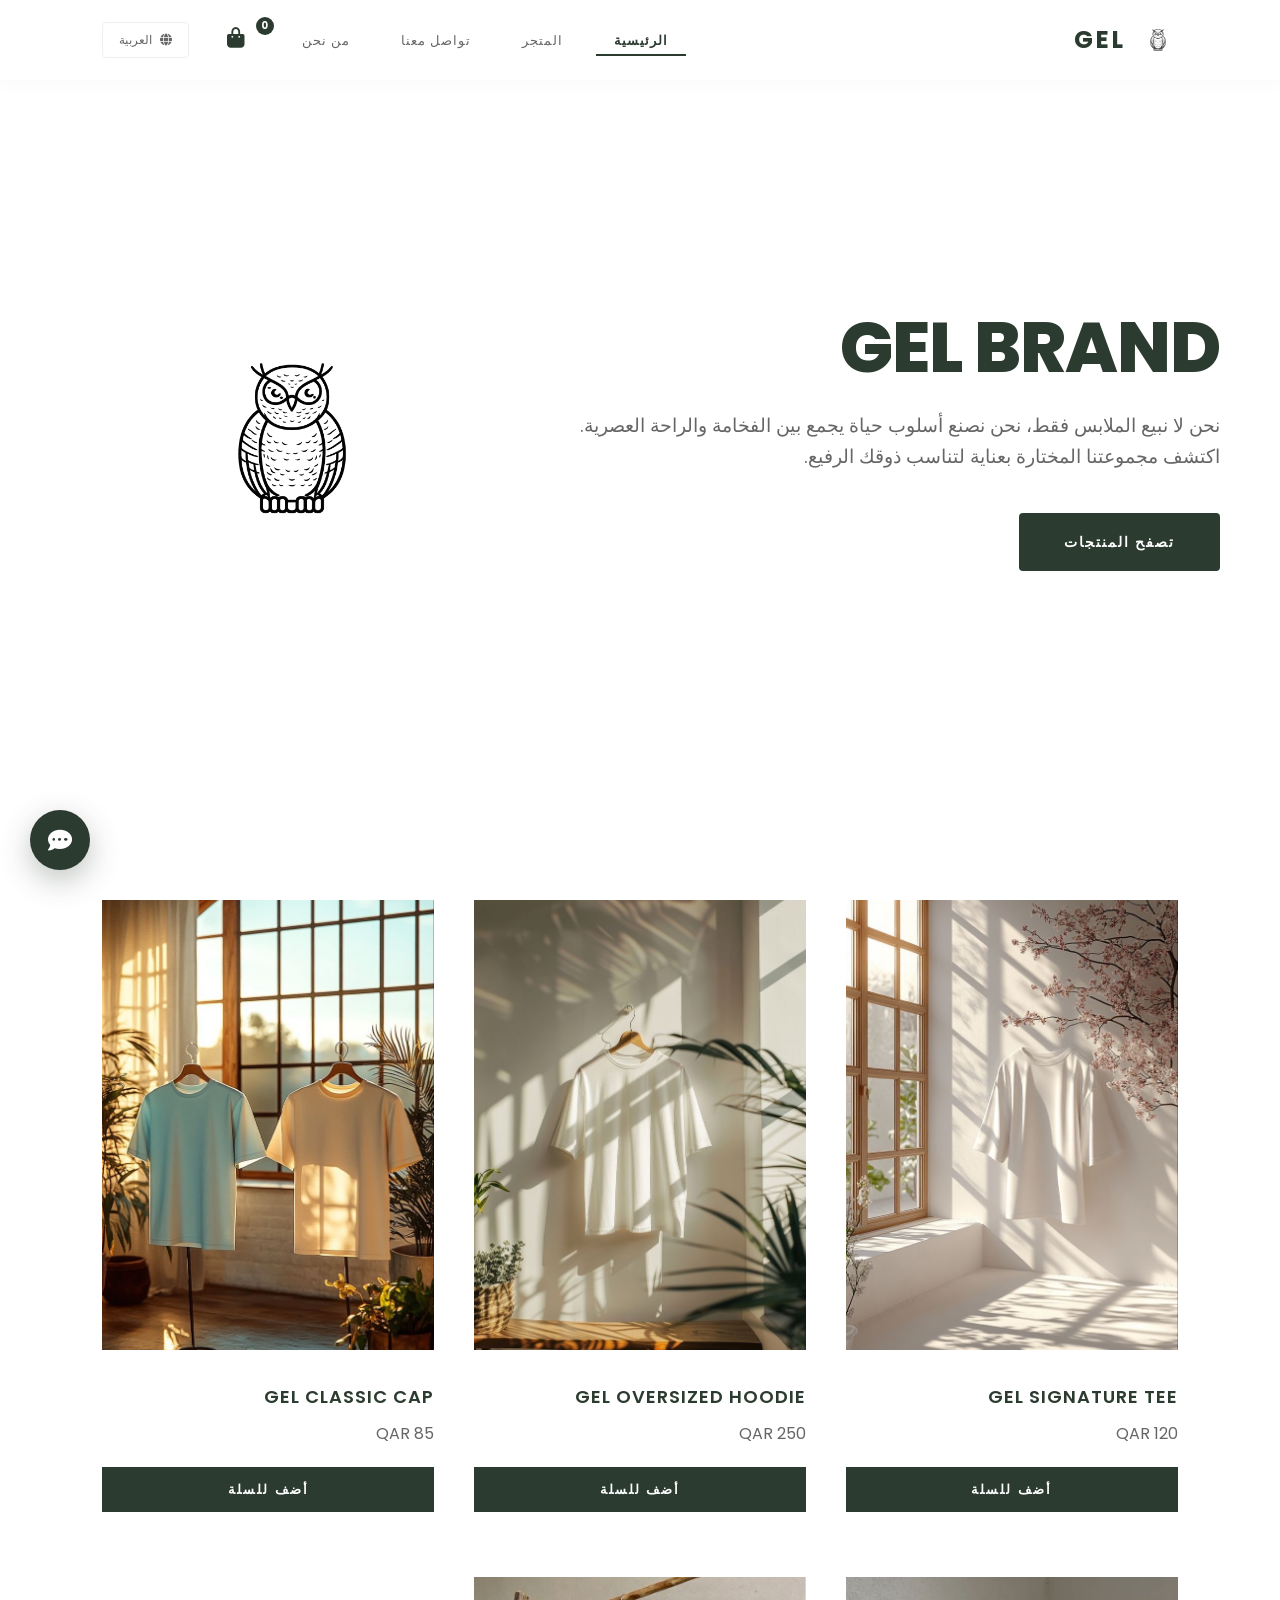
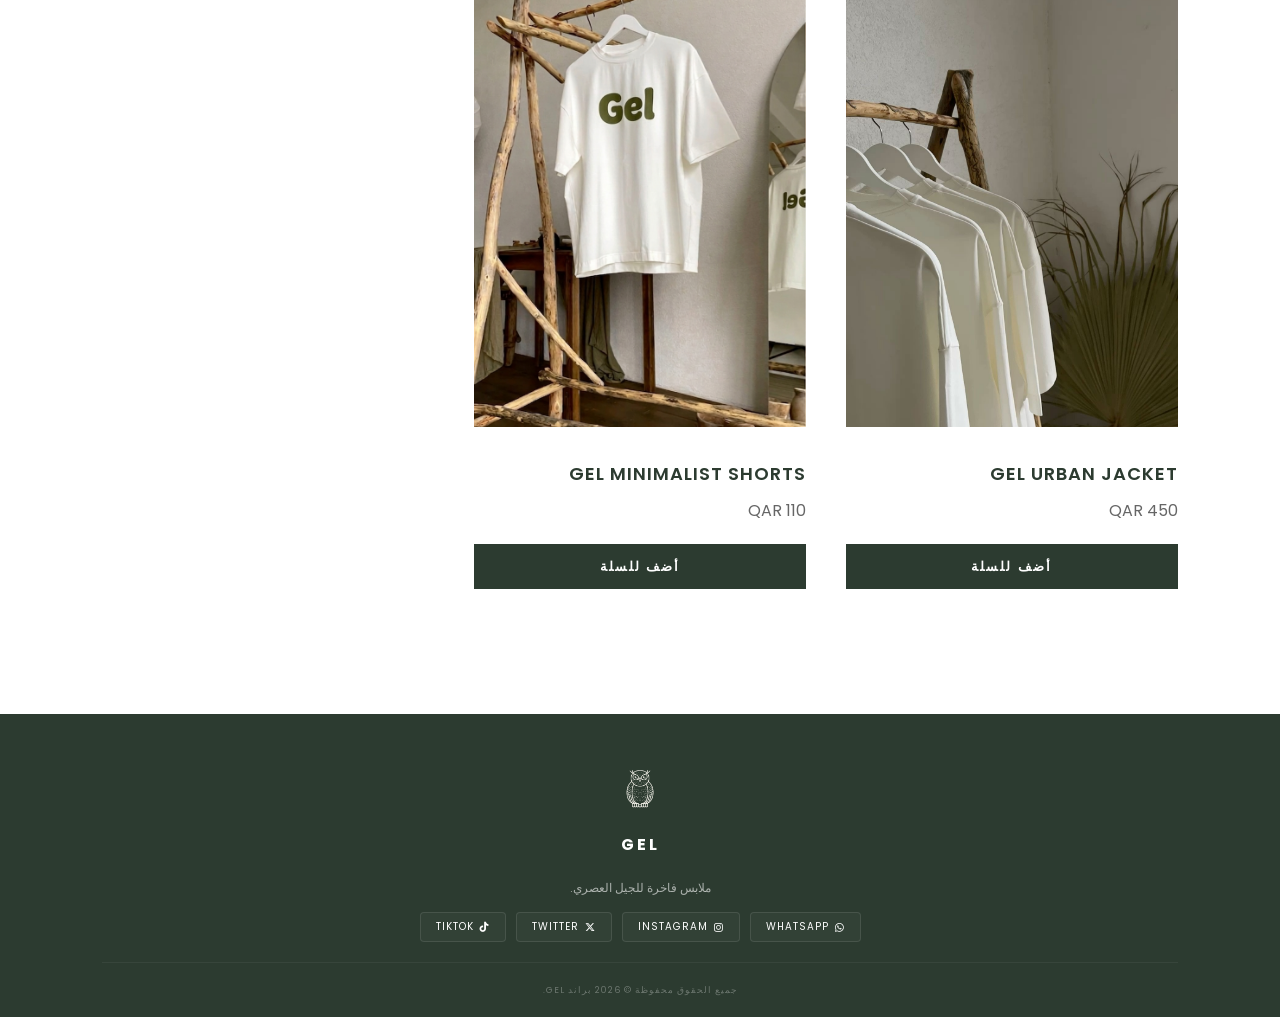
<file: index.html>
<!DOCTYPE html>
<html lang="ar" dir="rtl">
<head>
    <meta charset="UTF-8">
    <meta name="viewport" content="width=device-width, initial-scale=1.0">
    <link rel="stylesheet" href="https://fonts.googleapis.com/css2?family=Poppins:wght@300;400;600;700&display=swap">
    <link rel="stylesheet" href="https://cdnjs.cloudflare.com/ajax/libs/font-awesome/6.4.2/css/all.min.css">
    <link rel="stylesheet" href="style.css">
    <title>GEL Brand</title>
</head>
<body>

    <header>
        <h2>
            <a href="index.html" class="logo-container">
                <img src="IMG/Logo.PNG" alt="GEL Logo" class="logo-img">
                <span class="logo" data-i18n="nav_brand">Gel</span>
            </a>
        </h2>
        <ul>
            <li><a href="index.html" class="active" data-i18n="nav_home">الرئيسية</a></li>
            <li><a href="shop.html" data-i18n="nav_shop">المتجر</a></li>
            <li><a href="contact.html" data-i18n="nav_contact">تواصل معنا</a></li>
            <li><a href="about.html" data-i18n="nav_about">من نحن</a></li>
            <li class="cart-icon" onclick="toggleCart()">
                <a href="javascript:void(0)"><i class="fas fa-shopping-bag"></i> <span id="cart-count">0</span></a>
            </li>
            <li class="lang-switcher-container">
                <button class="lang-btn" onclick="toggleLangDropdown()">
                    <i class="fas fa-globe"></i>
                    <span id="current-lang-label">العربية</span>
                </button>
                <div class="lang-dropdown" id="lang-dropdown">
                    <div class="lang-option" onclick="setLanguage('ar'); toggleLangDropdown()">
                        <span>العربية</span>
                    </div>
                    <div class="lang-option" onclick="setLanguage('en'); toggleLangDropdown()">
                        <span>English</span>
                    </div>
                </div>
            </li>
        </ul>
    </header>
    
    <!-- Shopping Cart Sidebar -->
    <div id="cart-sidebar" class="cart-sidebar">
        <div class="cart-header">
            <h3 data-i18n="cart_title">حقيبتك</h3>
            <i class="fas fa-times close-cart" onclick="toggleCart()"></i>
        </div>
        <div id="cart-items" class="cart-items">
            <!-- Items will appear here -->
            <p class="empty-msg" data-i18n="cart_empty">حقيبتك فارغة</p>
        </div>
        <div class="cart-footer">
            <div class="total">
                <span data-i18n="cart_total">الإجمالي</span>:
                <span id="cart-total">0 QAR</span>
            </div>
            <button class="checkout-btn" onclick="checkout()" data-i18n="cart_checkout">إتمام الطلب</button>
        </div>
    </div>

<!-- Hero Section -->
    <section class="hero">
        <div class="hero-content">
            <h1>GEL BRAND</h1>
            <p data-i18n="hero_desc">نحن لا نبيع الملابس فقط، نحن نصنع أسلوب حياة يجمع بين الفخامة والراحة العصرية. اكتشف مجموعتنا المختارة بعناية لتناسب ذوقك الرفيع.</p>
            <a href="shop.html" class="hero-btn" data-i18n="hero_btn">تصفح المنتجات</a>
        </div>
        <div class="hero-logo">
            <img src="IMG/Logo.PNG" alt="GEL Owl Logo">
        </div>
    </section>

    <section id="gallery" class="gallery">
        <div class="gallery-item">
            <img src="IMG/IMG_4255.JPG" alt="Product 1">
            <div class="product-info">
                <h3>GEL Signature Tee</h3>
                <p class="price">120 QAR</p>
                <button class="add-to-cart" onclick="addToCart('GEL Signature Tee', 120, 'IMG/IMG_4255.JPG', event)" data-i18n="add_to_cart">أضف للسلة</button>
            </div>
        </div>
        <div class="gallery-item">
            
            <img src="IMG/IMG_4253.JPG" alt="Product 2">
            <div class="product-info">
                <h3>GEL Oversized Hoodie</h3>
                <p class="price">250 QAR</p>
                <button class="add-to-cart" onclick="addToCart('GEL Oversized Hoodie', 250, 'IMG/IMG_4253.JPG', event)" data-i18n="add_to_cart">أضف للسلة</button>
            </div>
        </div>
        <div class="gallery-item">
            <img src="IMG/IMG_4254.JPG" alt="Product 3">
            <div class="product-info">
                <h3>GEL Classic Cap</h3>
                <p class="price">85 QAR</p>
                <button class="add-to-cart" onclick="addToCart('GEL Classic Cap', 85, 'IMG/IMG_4254.JPG', event)" data-i18n="add_to_cart">أضف للسلة</button>
            </div>
        </div>
        <div class="gallery-item">
            <img src="IMG/IMG_4256.JPG" alt="Product 4">
            <div class="product-info">
                <h3>GEL Urban Jacket</h3>
                <p class="price">450 QAR</p>
                <button class="add-to-cart" onclick="addToCart('GEL Urban Jacket', 450, 'IMG/IMG_4256.JPG', event)" data-i18n="add_to_cart">أضف للسلة</button>
            </div>
        </div>
        <div class="gallery-item">
            <img src="IMG/IMG_4258.PNG" alt="Product 5">
            <div class="product-info">
                <h3>GEL Minimalist Shorts</h3>
                <p class="price">110 QAR</p>
                <button class="add-to-cart" onclick="addToCart('GEL Minimalist Shorts', 110, 'IMG/IMG_4258.PNG', event)" data-i18n="add_to_cart">أضف للسلة</button>
            </div>
        </div>
    </section>

    <footer>
        <div class="footer-content">
            <div class="footer-logo-container">
                <img src="IMG/Logo.PNG" alt="GEL Logo" class="footer-logo-img">
                <h3 data-i18n="nav_brand">Gel</h3>
            </div>
            <p data-i18n="footer_desc">ملابس فاخرة للجيل العصري.</p>
            
            <ul class="socials">
                <li><a href="https://wa.me/97431121124?text=Welcome%20to%20GEL%20Brand!%20Thank%20you%20for%20reaching%20out.%20Please%20leave%20your%20inquiry%20or%20order%20number,%20and%20our%20team%20will%20get%20back%20to%20you%20shortly" target="_blank"><i class="fab fa-whatsapp"></i> Whatsapp</a></li>
                <li><a href="https://www.instagram.com/gelvogue.qa/" target="_blank"><i class="fab fa-instagram"></i> Instagram</a></li>
                <li><a href="#"><i class="fab fa-x-twitter"></i> Twitter</a></li>
                <li><a href="https://www.tiktok.com/@gelvogue?_r=1&_t=ZS-955QQ4w1Pfh" target="_blank"><i class="fab fa-tiktok"></i> Tiktok</a></li>
            </ul>

        </div>
        <div class="footer-bottom">
            <p data-i18n="footer_rights">جميع الحقوق محفوظة © 2026 براند GEL.</p>
        </div>
    </footer>

    <!-- AI Chat Widget -->
    <link rel="stylesheet" href="ai-chat.css">
    <div id="ai-chat-container"></div>
    <script src="ai-chat.js"></script>
    <script>
        fetch('ai-chat.html')
            .then(response => response.text())
            .then(data => {
                document.getElementById('ai-chat-container').innerHTML = data;
                if (typeof setLanguage === 'function') {
                    setLanguage(currentLang);
                }
            });
    </script>

    <script src="main.js"></script>
</body>
</html>
</file>
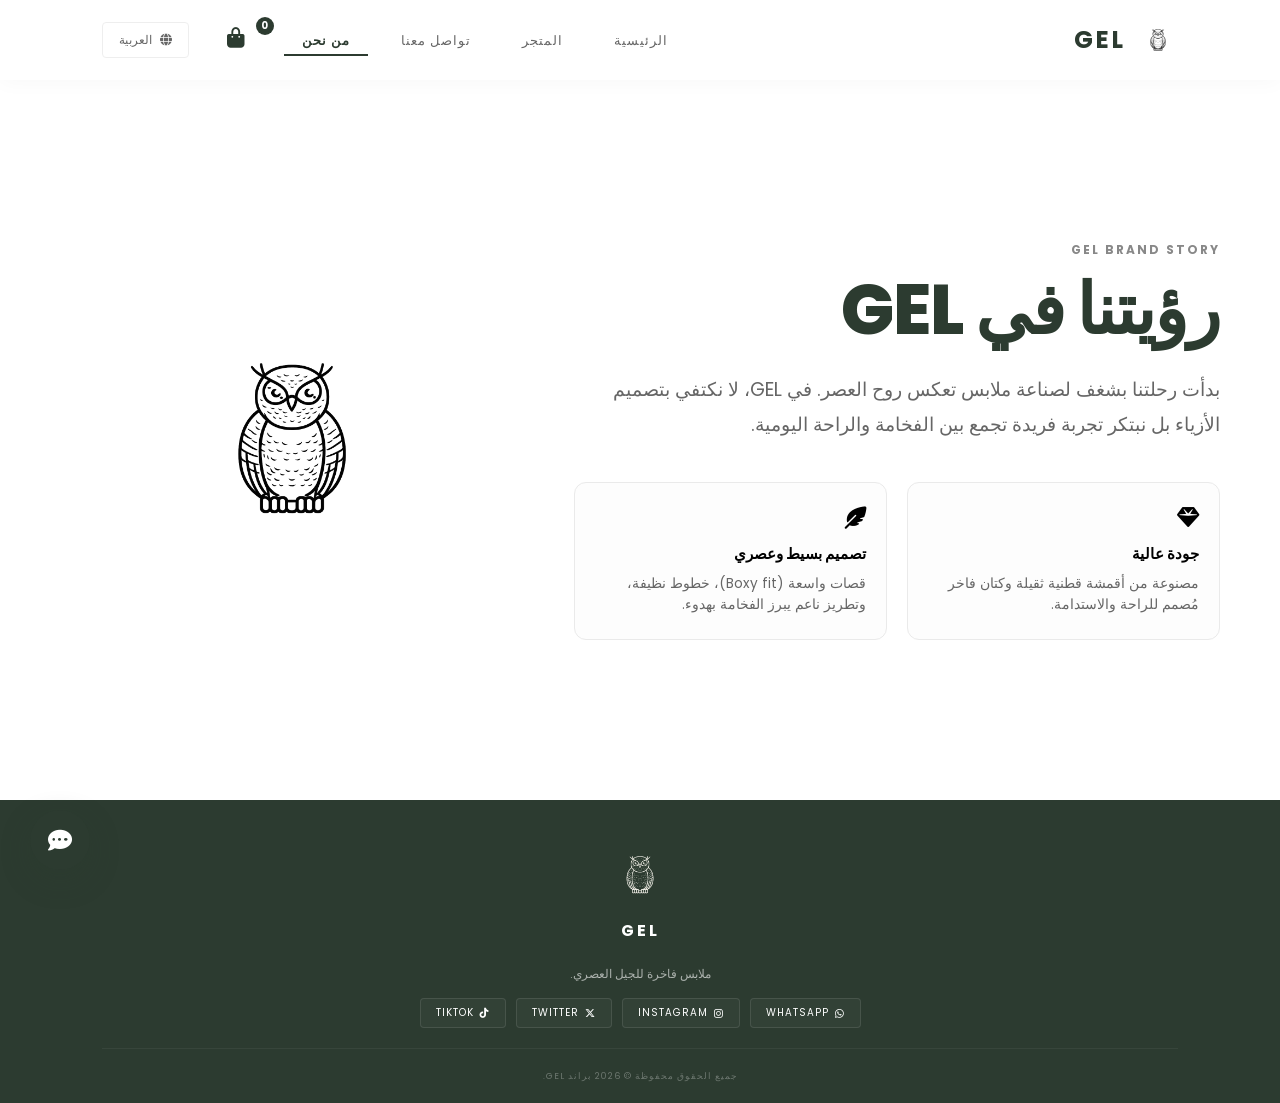
<file: about.html>
<!DOCTYPE html>
<html lang="ar" dir="rtl">
<head>
    <meta charset="UTF-8">
    <meta name="viewport" content="width=device-width, initial-scale=1.0">
    <link rel="stylesheet" href="https://fonts.googleapis.com/css2?family=Poppins:wght@300;400;600;700&display=swap">
    <link rel="stylesheet" href="https://cdnjs.cloudflare.com/ajax/libs/font-awesome/6.4.2/css/all.min.css">
    <link rel="stylesheet" href="style.css">
    <title>GEL Brand | About</title>
</head>
<body>
    <header>
        <h2>
            <a href="index.html" class="logo-container">
                <img src="IMG/Logo.PNG" alt="GEL Logo" class="logo-img">
                <span class="logo" data-i18n="nav_brand">Gel</span>
            </a>
        </h2>
        <ul>
            <li><a href="index.html" data-i18n="nav_home">الرئيسية</a></li>
            <li><a href="shop.html" data-i18n="nav_shop">المتجر</a></li>
            <li><a href="contact.html" data-i18n="nav_contact">تواصل معنا</a></li>
            <li><a href="about.html" class="active" data-i18n="nav_about">من نحن</a></li>
            <li class="cart-icon" onclick="toggleCart()">
                <a href="javascript:void(0)"><i class="fas fa-shopping-bag"></i> <span id="cart-count">0</span></a>
            </li>
            <li class="lang-switcher-container">
                <button class="lang-btn" onclick="toggleLangDropdown()">
                    <i class="fas fa-globe"></i>
                    <span id="current-lang-label">العربية</span>
                </button>
                <div class="lang-dropdown" id="lang-dropdown">
                    <div class="lang-option" onclick="setLanguage('ar'); toggleLangDropdown()">
                        <span>العربية</span>
                    </div>
                    <div class="lang-option" onclick="setLanguage('en'); toggleLangDropdown()">
                        <span>English</span>
                    </div>
                </div>
            </li>
        </ul>
    </header>

    <!-- Shopping Cart Sidebar -->
    <div id="cart-sidebar" class="cart-sidebar">
        <div class="cart-header">
            <h3 data-i18n="cart_title">حقيبتك</h3>
            <i class="fas fa-times close-cart" onclick="toggleCart()"></i>
        </div>
        <div id="cart-items" class="cart-items">
            <p class="empty-msg" data-i18n="cart_empty">حقيبتك فارغة</p>
        </div>
        <div class="cart-footer">
            <div class="total">
                <span data-i18n="cart_total">الإجمالي</span>:
                <span id="cart-total">0 QAR</span>
            </div>
            <button class="checkout-btn" onclick="checkout()" data-i18n="cart_checkout">إتمام الطلب</button>
        </div>
    </div>

<!-- About Hero Section -->
    <section class="hero about-hero">
        <div class="hero-content about-content">
            <span class="brand-tagline">GEL BRAND STORY</span>
            <h1 data-i18n="about_title">رؤيتنا في GEL</h1>
            <p data-i18n="about_desc" class="about-lead">
                بدأت رحلتنا بشغف لصناعة ملابس تعبر عن روح العصر. في GEL، لا نكتفي بتصميم الأزياء بل نبتكر تجربة فريدة تجمع بين الفخامة والراحة اليومية.
            </p>

            <!-- Brand Values Grid -->
            <div class="about-grid">
                <div class="about-card">
                    <i class="fas fa-gem"></i>
                    <h3 data-i18n="about_val1_title">جودة عالية</h3>
                    <p data-i18n="about_val1_desc">مصنوعة من أقمشة قطنية ثقيلة وكتان فاخر مُصمم للراحة والاستدامة.</p>
                </div>
                <div class="about-card">
                    <i class="fas fa-feather-alt"></i>
                    <h3 data-i18n="about_val2_title">تصميم بسيط وعصري</h3>
                    <p data-i18n="about_val2_desc">قصات واسعة (Boxy fit)، خطوط نظيفة، وتطريز ناعم يبرز الفخامة بهدوء.</p>
                </div>
            </div>
        </div>

        <!-- Central Brand Logo -->
        <div class="hero-logo about-logo-wrapper">
            <img src="IMG/Logo.PNG" alt="GEL Owl Logo">
        </div>
    </section>

    <footer>
        <div class="footer-content">
            <div class="footer-logo-container">
                <img src="IMG/Logo.PNG" alt="GEL Logo" class="footer-logo-img">
                <h3 data-i18n="nav_brand">Gel</h3>
            </div>
            <p data-i18n="footer_desc">ملابس فاخرة للجيل العصري.</p>
            
            <ul class="socials">
                <li><a href="https://wa.me/97431121124?text=Welcome%20to%20GEL%20Brand!%20Thank%20you%20for%20reaching%20out.%20Please%20leave%20your%20inquiry%20or%20order%20number,%20and%20our%20team%20will%20get%20back%20to%20you%20shortly" target="_blank"><i class="fab fa-whatsapp"></i> Whatsapp</a></li>
                <li><a href="https://www.instagram.com/gelvogue.qa/" target="_blank"><i class="fab fa-instagram"></i> Instagram</a></li>
                <li><a href="#"><i class="fab fa-x-twitter"></i> Twitter</a></li>
                <li><a href="https://www.tiktok.com/@gelvogue?_r=1&_t=ZS-955QQ4w1Pfh" target="_blank"><i class="fab fa-tiktok"></i> Tiktok</a></li>
            </ul>

        </div>
        <div class="footer-bottom">
            <p data-i18n="footer_rights">جميع الحقوق محفوظة © 2026 براند GEL.</p>
        </div>
    </footer>

    <!-- AI Chat Widget -->
    <link rel="stylesheet" href="ai-chat.css">
    <div id="ai-chat-container"></div>
    <script src="ai-chat.js"></script>
    <script>
        fetch('ai-chat.html')
            .then(response => response.text())
            .then(data => {
                document.getElementById('ai-chat-container').innerHTML = data;
                if (typeof setLanguage === 'function') {
                    setLanguage(currentLang);
                }
            });
    </script>

    <script src="main.js"></script>
</body>
</html>
</file>
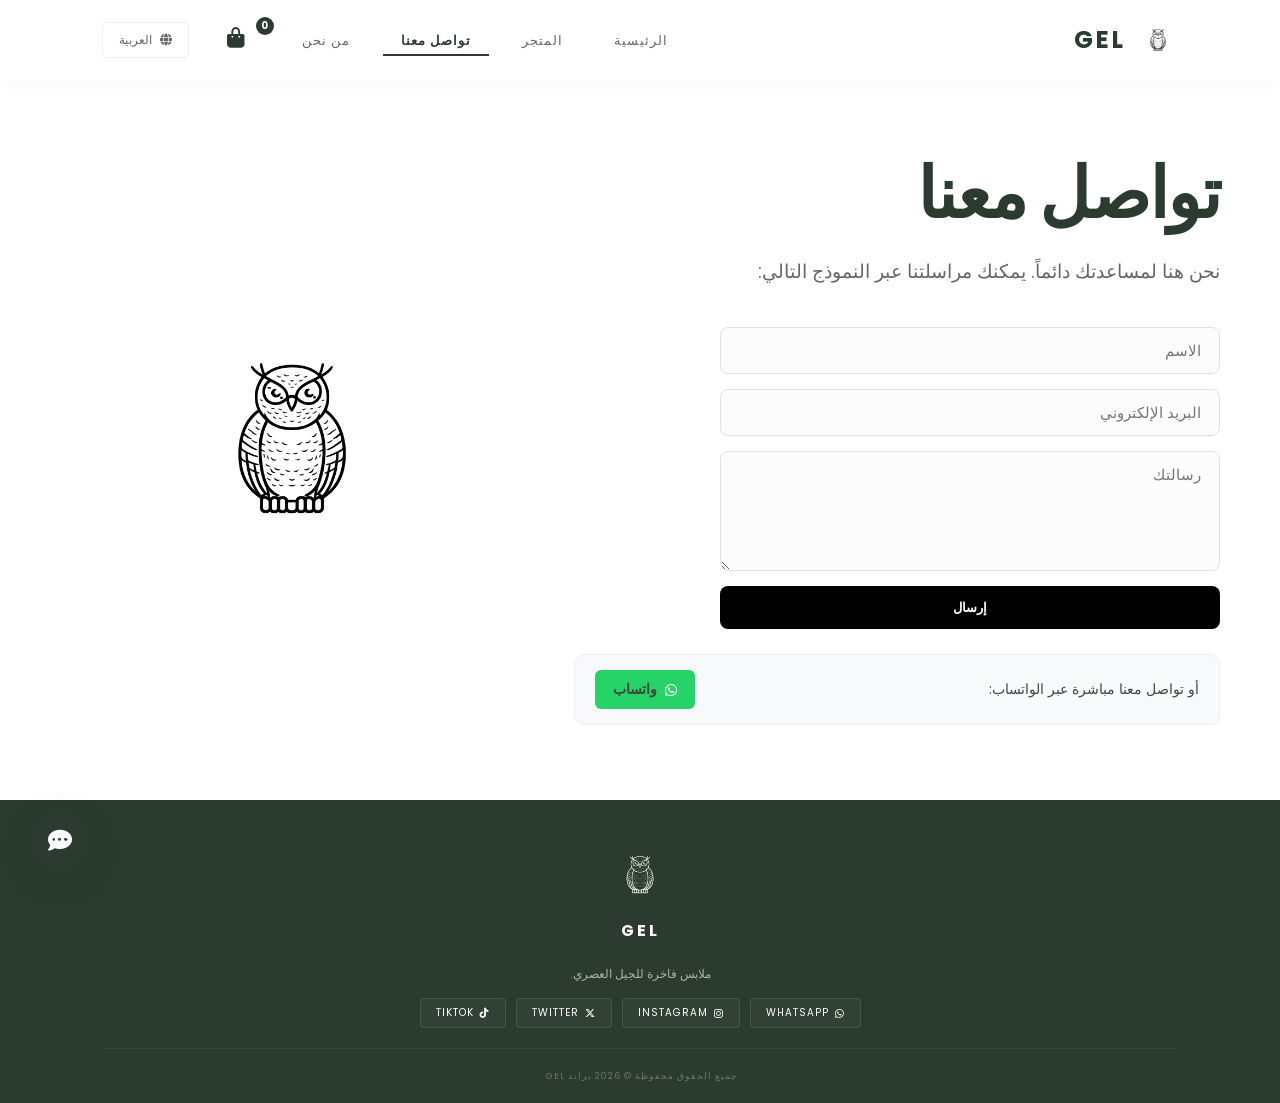
<file: contact.html>
<!DOCTYPE html>
<html lang="ar" dir="rtl">
<head>
    <meta charset="UTF-8">
    <meta name="viewport" content="width=device-width, initial-scale=1.0">
    <link rel="stylesheet" href="https://fonts.googleapis.com/css2?family=Poppins:wght@300;400;600;700&display=swap">
    <link rel="stylesheet" href="https://cdnjs.cloudflare.com/ajax/libs/font-awesome/6.4.2/css/all.min.css">
    <link rel="stylesheet" href="style.css">
    <title>GEL Brand | Contact</title>
</head>
<body>
    <header>
        <h2>
            <a href="index.html" class="logo-container">
                <img src="IMG/Logo.PNG" alt="GEL Logo" class="logo-img">
                <span class="logo" data-i18n="nav_brand">Gel</span>
            </a>
        </h2>
        <ul>
            <li><a href="index.html" data-i18n="nav_home">الرئيسية</a></li>
            <li><a href="shop.html" data-i18n="nav_shop">المتجر</a></li>
            <li><a href="contact.html" class="active" data-i18n="nav_contact">تواصل معنا</a></li>
            <li><a href="about.html" data-i18n="nav_about">من نحن</a></li>
            <li class="cart-icon" onclick="toggleCart()">
                <a href="javascript:void(0)"><i class="fas fa-shopping-bag"></i> <span id="cart-count">0</span></a>
            </li>
            <li class="lang-switcher-container">
                <button class="lang-btn" onclick="toggleLangDropdown()">
                    <i class="fas fa-globe"></i>
                    <span id="current-lang-label">العربية</span>
                </button>
                <div class="lang-dropdown" id="lang-dropdown">
                    <div class="lang-option" onclick="setLanguage('ar'); toggleLangDropdown()">
                        <span>العربية</span>
                    </div>
                    <div class="lang-option" onclick="setLanguage('en'); toggleLangDropdown()">
                        <span>English</span>
                    </div>
                </div>
            </li>
        </ul>
    </header>

    <!-- Shopping Cart Sidebar -->
    <div id="cart-sidebar" class="cart-sidebar">
        <div class="cart-header">
            <h3 data-i18n="cart_title">حقيبتك</h3>
            <i class="fas fa-times close-cart" onclick="toggleCart()"></i>
        </div>
        <div id="cart-items" class="cart-items">
            <p class="empty-msg" data-i18n="cart_empty">حقيبتك فارغة</p>
        </div>
        <div class="cart-footer">
            <div class="total">
                <span data-i18n="cart_total">الإجمالي</span>:
                <span id="cart-total">0 QAR</span>
            </div>
            <button class="checkout-btn" onclick="checkout()" data-i18n="cart_checkout">إتمام الطلب</button>
        </div>
    </div>

   <!-- Contact Hero Section -->
    <section class="hero contact-hero">
        <div class="hero-content contact-content">
            <h1 data-i18n="contact_title">تواصل معنا</h1>
            <p class="contact-subtitle" data-i18n="contact_desc">هل لديك سؤال أو تحتاج إلى مساعدة؟ أرسل لنا رسالة أو تواصل معنا عبر الواتساب.</p>
            
            <form action="https://formsubmit.co/YOUR_EMAIL" method="POST" class="contact-form-modern">
                <input type="text" name="name" placeholder="الاسم" data-i18n-placeholder="contact_name_ph" required>
                <input type="email" name="email" placeholder="البريد الإلكتروني" data-i18n-placeholder="contact_email_ph" required>
                <textarea name="message" rows="5" placeholder="رسالتك" data-i18n-placeholder="contact_msg_ph" required></textarea>
                <button type="submit" class="contact-submit-btn" data-i18n="contact_send_btn">إرسال</button>
            </form>

            <div class="whatsapp-card">
                <span data-i18n="whatsapp_text">أو تواصل معنا مباشرة عبر الواتساب:</span>
                <a href="https://wa.me/97431121124" class="whatsapp-link" target="_blank">
                    <i class="fab fa-whatsapp"></i> <span data-i18n="whatsapp_btn">واتساب</span>
                </a>
            </div>
        </div>

        <div class="hero-logo">
            <img src="IMG/Logo.PNG" alt="GEL Owl Logo">
        </div>
    </section>

    <footer>
        <div class="footer-content">
            <div class="footer-logo-container">
                <img src="IMG/Logo.PNG" alt="GEL Logo" class="footer-logo-img">
                <h3 data-i18n="nav_brand">Gel</h3>
            </div>
            <p data-i18n="footer_desc">ملابس فاخرة للجيل العصري.</p>
            
            <ul class="socials">
                <li><a href="https://wa.me/97431121124?text=Welcome%20to%20GEL%20Brand!%20Thank%20you%20for%20reaching%20out.%20Please%20leave%20your%20inquiry%20or%20order%20number,%20and%20our%20team%20will%20get%20back%20to%20you%20shortly" target="_blank"><i class="fab fa-whatsapp"></i> Whatsapp</a></li>
                <li><a href="https://www.instagram.com/gelvogue.qa/" target="_blank"><i class="fab fa-instagram"></i> Instagram</a></li>
                <li><a href="#"><i class="fab fa-x-twitter"></i> Twitter</a></li>
                <li><a href="https://www.tiktok.com/@gelvogue?_r=1&_t=ZS-955QQ4w1Pfh" target="_blank"><i class="fab fa-tiktok"></i> Tiktok</a></li>
            </ul>

        </div>
        <div class="footer-bottom">
            <p data-i18n="footer_rights">جميع الحقوق محفوظة © 2026 براند GEL.</p>
        </div>
    </footer>

    <!-- AI Chat Widget -->
    <link rel="stylesheet" href="ai-chat.css">
    <div id="ai-chat-container"></div>
    <script src="ai-chat.js"></script>
    <script>
        fetch('ai-chat.html')
            .then(response => response.text())
            .then(data => {
                document.getElementById('ai-chat-container').innerHTML = data;
                if (typeof setLanguage === 'function') {
                    setLanguage(currentLang);
                }
            });
    </script>

    <script src="main.js"></script>
</body>
</html>
</file>
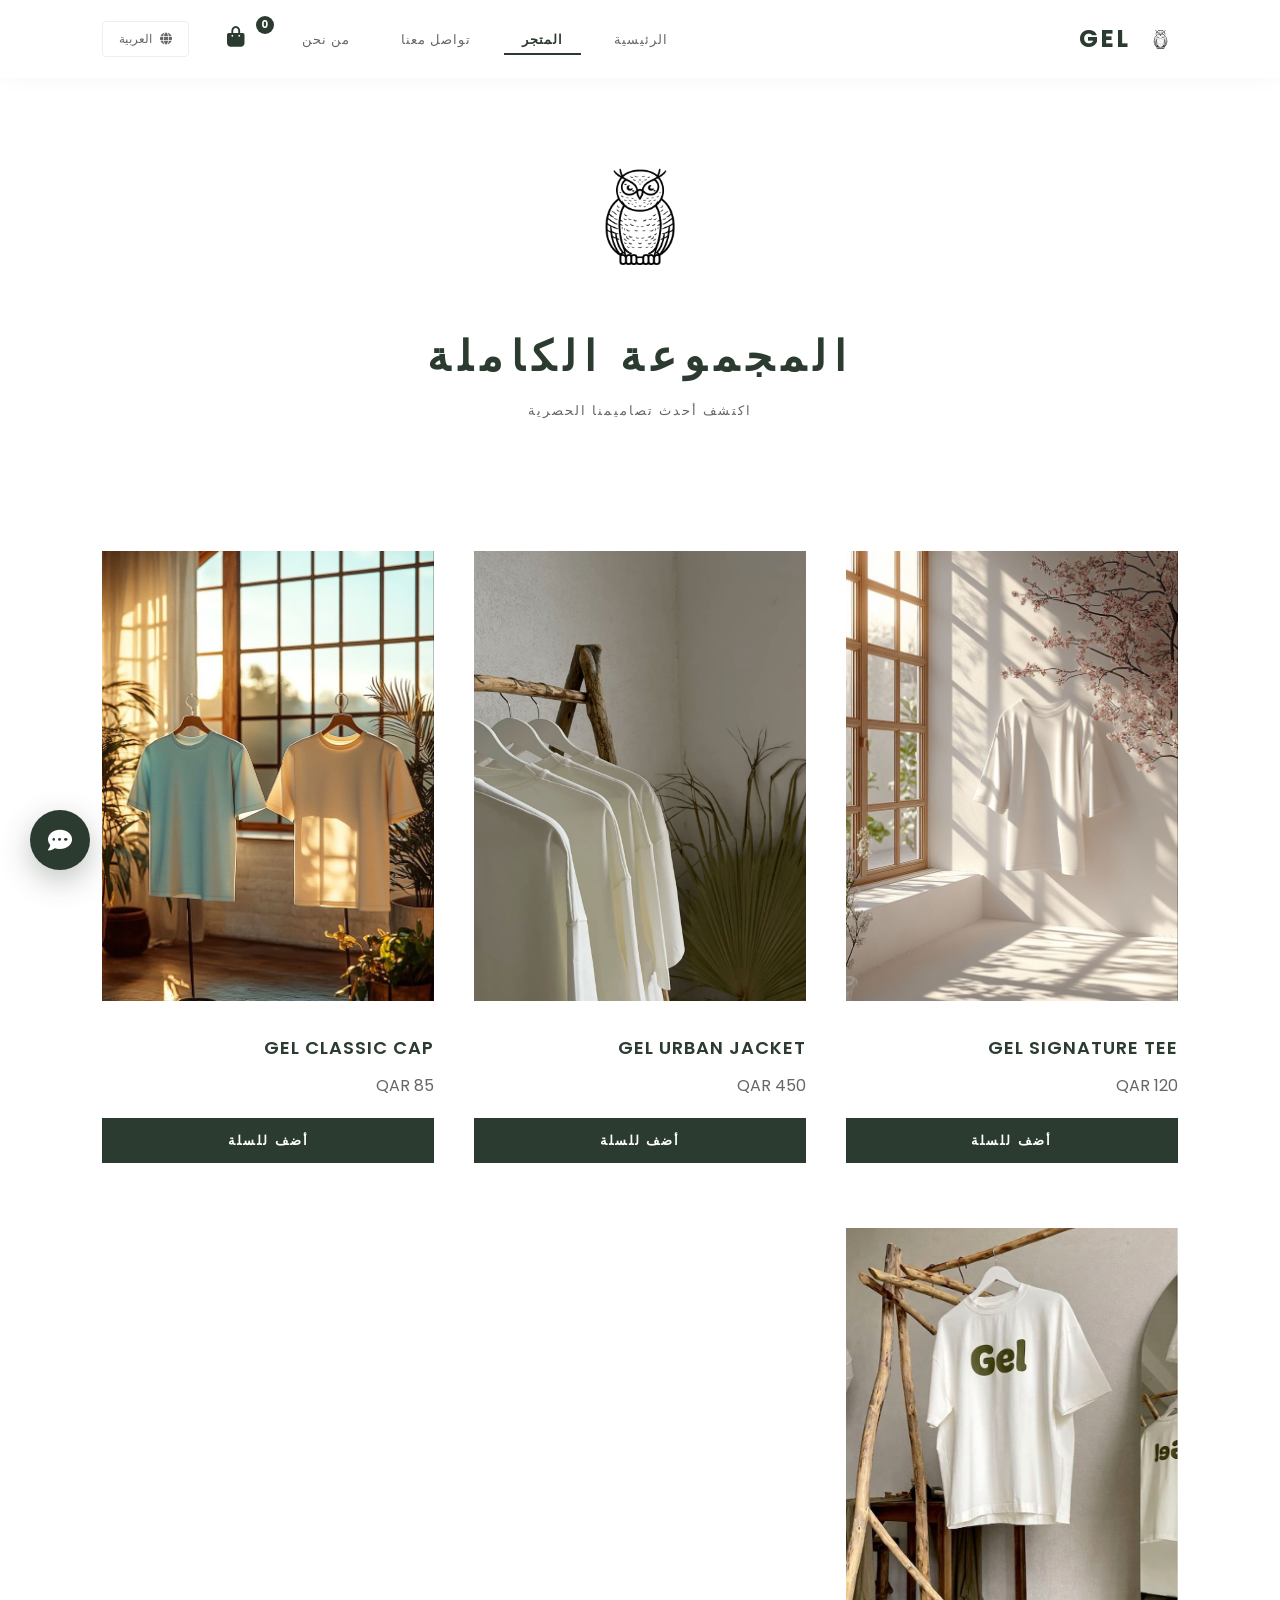
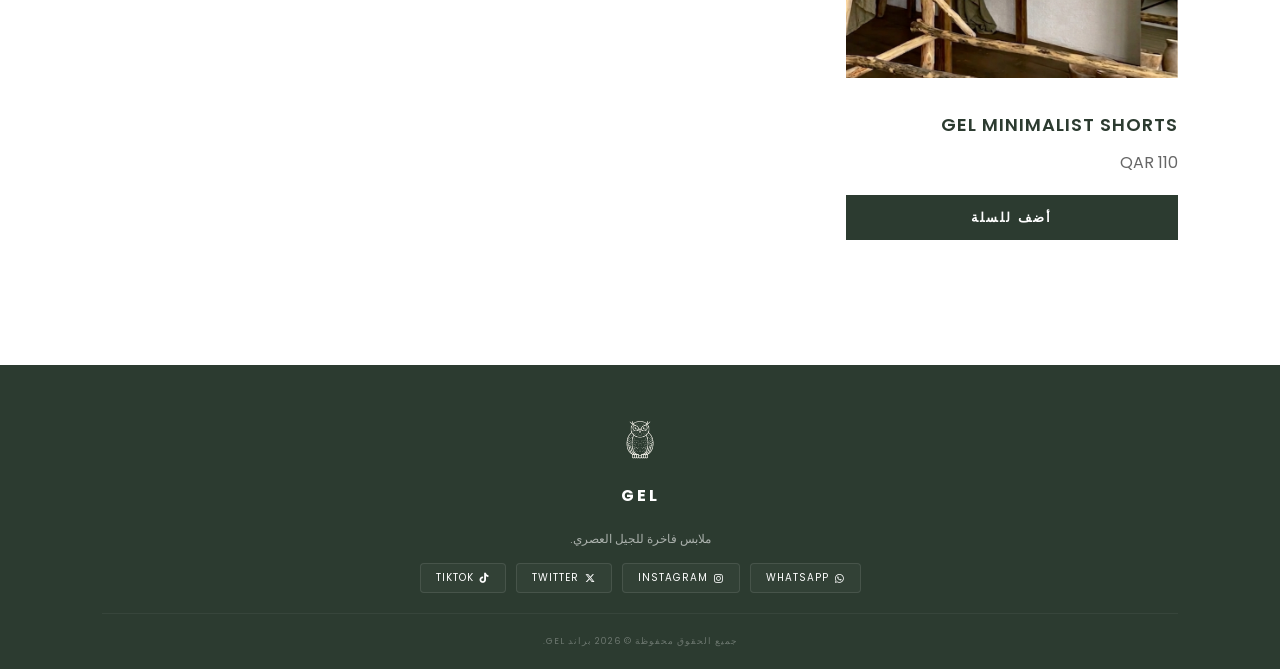
<file: shop.html>
<!DOCTYPE html>
<html lang="ar" dir="rtl">
<head>
    <meta charset="UTF-8">
    <meta name="viewport" content="width=device-width, initial-scale=1.0">
    <link rel="stylesheet" href="https://fonts.googleapis.com/css2?family=Poppins:wght@300;400;600;700&display=swap">
    <link rel="stylesheet" href="https://cdnjs.cloudflare.com/ajax/libs/font-awesome/6.4.2/css/all.min.css">
    <link rel="stylesheet" href="style.css">
    <title>GEL Brand | Shop</title>
</head>
<body>
    <!-- Header Section -->
    <header>
  <h2>
            <a href="index.html" class="logo-container">
                <img src="IMG/Logo.PNG" alt="GEL Logo" class="logo-img" style="height: 35px; width: auto; filter: brightness(0);">
                <span class="logo" data-i18n="nav_brand">GEL</span>
            </a>
        </h2>
        
        <ul>
            <li><a href="index.html" data-i18n="nav_home">HOME</a></li>
            <li><a href="shop.html" class="active" data-i18n="nav_shop">SHOP</a></li>
            <li><a href="contact.html" data-i18n="nav_contact">CONTACT</a></li>
            <li><a href="about.html" data-i18n="nav_about">ABOUT</a></li>
         
            <li class="cart-icon" onclick="toggleCart()">
                <a href="javascript:void(0)"><i class="fas fa-shopping-bag"></i> <span id="cart-count">0</span></a>
            </li>
            <li class="lang-switcher-container">
                <button class="lang-btn" onclick="toggleLangDropdown()">
                    <i class="fas fa-globe"></i>
                    <span id="current-lang-label">English</span>
                </button>
                <div class="lang-dropdown" id="lang-dropdown">
                    <div class="lang-option" onclick="setLanguage('ar'); toggleLangDropdown()">
                        <span>العربية</span>
                    </div>
                    <div class="lang-option" onclick="setLanguage('en'); toggleLangDropdown()">
                        <span>English</span>
                    </div>
                </div>
            </li>
        </ul>
    </header>

    <!-- Shopping Cart Sidebar -->
    <div id="cart-sidebar" class="cart-sidebar">
        <div class="cart-header">
            <h3 data-i18n="cart_title">حقيبتك</h3>
            <i class="fas fa-times close-cart" onclick="toggleCart()"></i>
        </div>
        <div id="cart-items" class="cart-items">
            <p class="empty-msg" data-i18n="cart_empty">حقيبتك فارغة</p>
        </div>
        <div class="cart-footer">
            <div class="total">
                <span data-i18n="cart_total">الإجمالي</span>:
                <span id="cart-total">0 QAR</span>
            </div>
            <button class="checkout-btn" onclick="checkout()" data-i18n="cart_checkout">إتمام الطلب</button>
        </div>
    </div>

    <!-- Shop Title with Logo -->
    <div class="shop-header" style="text-align: center; margin-top: 50px; margin-bottom: 30px;">
        <div style="display: flex; justify-content: center; margin-bottom: 15px;">
            <img src="IMG/Logo.PNG" alt="GEL Owl Logo" 
            style="width: 180px; 
            height: auto; filter: 
            brightness(0);">
        </div>
        <h1 data-i18n="shop_title" style="font-size: 42px; letter-spacing: 8px; font-weight: 800; color: #2C3B30; margin-bottom: 10px;">FULL COLLECTION</h1>
        <p data-i18n="shop_subtitle" style="color: #666; font-size: 13px; letter-spacing: 2px; text-transform: uppercase;">DISCOVER OUR LATEST EXCLUSIVE DESIGNS</p>
    </div>

    <section class="gallery">
        <div class="gallery-item">
            <img src="IMG/IMG_4255.JPG" alt="Product 1">
            <div class="product-info">
                <h3>GEL Signature Tee</h3>
                <p class="price">120 QAR</p>
                <button class="add-to-cart" onclick="addToCart('GEL Signature Tee', 120, 'IMG/IMG_4255.JPG', event)" data-i18n="add_to_cart">أضف للسلة</button>
            </div>
        </div>
        <div class="gallery-item">
            <img src="IMG/IMG_4256.JPG" alt="Product 2">
            <div class="product-info">
                <h3>GEL Urban Jacket</h3>
                <p class="price">450 QAR</p>
                <button class="add-to-cart" onclick="addToCart('GEL Urban Jacket', 450, 'IMG/IMG_4256.JPG', event)" data-i18n="add_to_cart">أضف للسلة</button>
            </div>
        </div>
        <div class="gallery-item">
            <img src="IMG/IMG_4254.JPG" alt="Product 3">
            <div class="product-info">
                <h3>GEL Classic Cap</h3>
                <p class="price">85 QAR</p>
                <button class="add-to-cart" onclick="addToCart('GEL Classic Cap', 85, 'IMG/IMG_4254.JPG', event)" data-i18n="add_to_cart">أضف للسلة</button>
            </div>
        </div>
        <div class="gallery-item">
            <img src="IMG/IMG_4258.PNG" alt="Product 4">
            <div class="product-info">
                <h3>GEL Minimalist Shorts</h3>
                <p class="price">110 QAR</p>
                <button class="add-to-cart" onclick="addToCart('GEL Minimalist Shorts', 110, 'IMG/IMG_4258.PNG', event)" data-i18n="add_to_cart">أضف للسلة</button>
            </div>
        </div>
    </section>

    <footer>
        <div class="footer-content">
            <div class="footer-logo-container">
                <img src="IMG/Logo.PNG" alt="GEL Logo" class="footer-logo-img">
                <h3 data-i18n="nav_brand">Gel</h3>
            </div>
            <p data-i18n="footer_desc">ملابس فاخرة للجيل العصري.</p>

            <ul class="socials">
                <li><a href="https://wa.me/97431121124?text=Welcome%20to%20GEL%20Brand!%20Thank%20you%20for%20reaching%20out.%20Please%20leave%20your%20inquiry%20or%20order%20number,%20and%20our%20team%20will%20get%20back%20to%20you%20shortly" target="_blank"><i class="fab fa-whatsapp"></i> Whatsapp</a></li>
                <li><a href="https://www.instagram.com/gelvogue.qa/" target="_blank"><i class="fab fa-instagram"></i> Instagram</a></li>
                <li><a href="#"><i class="fab fa-x-twitter"></i> Twitter</a></li>
                <li><a href="https://www.tiktok.com/@gelvogue?_r=1&_t=ZS-955QQ4w1Pfh" target="_blank"><i class="fab fa-tiktok"></i> Tiktok</a></li>
            </ul>

        </div>
        <div class="footer-bottom">
            <p data-i18n="footer_rights">جميع الحقوق محفوظة © 2026 براند GEL.</p>
        </div>
    </footer>

    <!-- AI Chat Widget -->
    <link rel="stylesheet" href="ai-chat.css">
    <div id="ai-chat-container"></div>
    <script src="ai-chat.js"></script>
    <script>
        fetch('ai-chat.html')
            .then(response => response.text())
            .then(data => {
                document.getElementById('ai-chat-container').innerHTML = data;
                if (typeof setLanguage === 'function') {
                    setLanguage(currentLang);
                }
            });
    </script>

    <script src="main.js"></script>
</body>
</html>
</file>
<file: style.css>
/* ==========================================
   1. General & Reset Settings
   ========================================== */
:root {
    --primary-color: #2C3B30;
    --primary-light: #3d5142;
    --primary-dark: #1e2921;
    --accent-color: #f4f4f4;
    --text-color: #1a1a1a;
    --text-muted: #666;
    --bg-color: #ffffff;
    --card-shadow: 0 10px 30px rgba(0, 0, 0, 0.05);
    --transition: all 0.3s cubic-bezier(0.4, 0, 0.2, 1);
}

* {
    margin: 0;
    padding: 0;
    box-sizing: border-box;
}

html {
    scroll-behavior: smooth;
}

body {
    background-color: var(--bg-color);
    font-family: 'Poppins', sans-serif;
    overflow-x: hidden;
    color: var(--text-color);
    line-height: 1.6;
}

/* ==========================================
   2. Header & Navigation Styles
   ========================================== */
header {
    display: flex;
    justify-content: space-between;
    align-items: center;
    padding: 20px 8%;
    background: rgba(255, 255, 255, 0.95);
    backdrop-filter: blur(15px); 
    -webkit-backdrop-filter: blur(15px);
    box-shadow: 0 2px 20px rgba(0, 0, 0, 0.03);
    position: sticky;
    top: 0;
    z-index: 1000;
    width: 100%;
    direction: rtl !important;
    transition: var(--transition);
}

header .logo-container {
    display: flex;
    align-items: center;
    gap: 12px;
    text-decoration: none;
    color: var(--primary-color);
}

header .logo-img {
    height: 40px;
    width: auto;
    object-fit: contain;
    filter: brightness(0);
    transition: var(--transition);
}

header .logo-container:hover .logo-img {
    transform: scale(1.05);
}

header .logo {
    font-size: 24px;
    font-weight: 700;
    letter-spacing: 3px;
    text-transform: uppercase;
    color: var(--primary-color);
}

header ul {
    display: flex;
    flex-direction: row !important;
    list-style: none;
    gap: 15px;
    align-items: center;
}

header ul li a {
    text-decoration: none;
    color: var(--text-muted);
    padding: 8px 18px;
    border-radius: 4px;
    transition: var(--transition);
    font-size: 13px;
    font-weight: 500;
    text-transform: uppercase;
    letter-spacing: 1px;
}

header ul li a:hover {
    color: var(--primary-color);
}

header ul li a.active {
    color: var(--primary-color);
    font-weight: 700;
    border-bottom: 2px solid var(--primary-color);
    border-radius: 0;
    padding-bottom: 4px;
}

/* Language Switcher */
.lang-switcher-container {
    position: relative;
}

.lang-btn {
    background: transparent;
    border: 1px solid #eee;
    padding: 8px 16px;
    border-radius: 4px;
    cursor: pointer;
    font-family: 'Poppins', sans-serif;
    font-size: 12px;
    font-weight: 500;
    transition: var(--transition);
    display: flex;
    align-items: center;
    gap: 8px;
    color: var(--text-muted);
}

.lang-btn:hover {
    border-color: var(--primary-color);
    color: var(--primary-color);
}

.lang-dropdown {
    position: absolute;
    top: 100%;
    left: 0;
    right: auto;
    background: white;
    border-radius: 8px;
    box-shadow: 0 10px 40px rgba(0,0,0,0.1);
    width: 150px;
    padding: 8px;
    opacity: 0;
    visibility: hidden;
    transform: translateY(10px);
    transition: var(--transition);
    z-index: 2000;
}

.lang-dropdown.active {
    opacity: 1;
    visibility: visible;
    transform: translateY(0);
}

.lang-option {
    padding: 10px 15px;
    cursor: pointer;
    border-radius: 4px;
    font-size: 13px;
    transition: var(--transition);
    display: flex;
    align-items: center;
    gap: 10px;
    color: var(--text-muted);
}

.lang-option:hover {
    background: #f9f9f9;
    color: var(--primary-color);
}

/* ==========================================
   3. Unified Hero Layout Across All Pages
   ========================================== */
.hero,
.about-hero,
.contact-hero {
    display: flex;
    flex-direction: row;
    align-items: center;
    justify-content: space-between;
    gap: 50px;
    max-width: 1200px;
    margin: 0 auto;
    padding: 60px 20px;
    min-height: 80vh;
}

.hero-content,
.about-content,
.contact-content {
    flex: 1.2;
}

[dir="rtl"] .hero-content,
[dir="rtl"] .about-content,
[dir="rtl"] .contact-content {
    text-align: right;
}

[dir="ltr"] .hero-content,
[dir="ltr"] .about-content,
[dir="ltr"] .contact-content {
    text-align: left;
}

.hero-text h1,
.hero-content h1 {
    font-size: clamp(40px, 6vw, 70px);
    margin-bottom: 25px;
    color: var(--primary-color);
    font-weight: 800;
    line-height: 1.1;
    letter-spacing: -1px;
}

.hero-text p,
.hero-content p {
    font-size: clamp(16px, 1.5vw, 20px);
    color: var(--text-muted);
    margin-bottom: 40px;
}

.hero-btn {
    display: inline-block;
    padding: 18px 45px;
    background: var(--primary-color);
    color: white;
    text-decoration: none;
    border-radius: 4px;
    font-weight: 600;
    transition: var(--transition);
    border: none;
    cursor: pointer;
    font-size: 14px;
    text-transform: uppercase;
    letter-spacing: 2px;
    width: fit-content;
}

.hero-btn:hover {
    background: var(--primary-light);
    transform: translateY(-5px);
    box-shadow: 0 15px 30px rgba(44, 59, 48, 0.2);
}

/* Unified Hero Logo Container & Image */
.hero-logo,
.hero-image,
.about-logo-wrapper {
    flex: 1;
    display: flex;
    justify-content: center;
    align-items: center;
    align-self: center;
    max-width: 40%;
}

.hero-logo img,
.hero-image img,
.about-logo-wrapper img,
.hero-logo-badge {
    width: 100%;
    max-width: 280px;
    height: auto;
    object-fit: contain;
    display: block;
    margin: 0 auto;
    filter: brightness(0);
}

/* ==========================================
   4. Gallery & Products (Shop)
   ========================================== */
.shop-header {
    text-align: center;
    margin-top: 120px;
    padding: 0 5%;
}

.shop-header h1 {
    font-size: clamp(30px, 4vw, 50px);
    letter-spacing: 10px;
    text-transform: uppercase;
    color: var(--primary-color);
    margin-bottom: 15px;
    font-weight: 800;
}

.shop-header p {
    color: var(--text-muted);
    font-size: 14px;
    text-transform: uppercase;
    letter-spacing: 2px;
}

.gallery {
    display: grid;
    grid-template-columns: repeat(auto-fill, minmax(300px, 1fr));
    gap: 40px;
    padding: 100px 8%;
}

.gallery-item {
    background: white;
    overflow: hidden;
    transition: var(--transition);
    opacity: 0;
    transform: translateY(40px);
    position: relative;
}

.gallery-item.reveal {
    opacity: 1;
    transform: translateY(0);
}

.gallery-item:hover {
    transform: translateY(-10px);
}

.gallery img {
    width: 100%;
    height: 450px;
    object-fit: cover;
    transition: var(--transition);
}

.gallery-item:hover img {
    transform: scale(1.05);
}

.product-info {
    padding: 25px 0;
}

[dir="rtl"] .product-info { text-align: right; }
[dir="ltr"] .product-info { text-align: left; }

.product-info h3 {
    font-size: 18px;
    font-weight: 600;
    margin-bottom: 10px;
    color: var(--primary-color);
    text-transform: uppercase;
    letter-spacing: 1px;
}

.product-info .price {
    font-size: 16px;
    font-weight: 400;
    color: var(--text-muted);
    margin-bottom: 20px;
}

.add-to-cart {
    width: 100%;
    padding: 15px;
    background: var(--primary-color);
    color: white;
    border: none;
    font-weight: 600;
    cursor: pointer;
    transition: var(--transition);
    font-size: 13px;
    text-transform: uppercase;
    letter-spacing: 2px;
}

.add-to-cart:hover {
    background: var(--primary-light);
}

.add-to-cart.success {
    background: #2ecc71 !important;
}

/* ==========================================
   5. Shopping Cart Sidebar
   ========================================== */
.cart-icon {
    position: relative;
    cursor: pointer;
    padding: 5px;
}

.cart-icon i {
    font-size: 20px;
    color: var(--primary-color);
}

#cart-count {
    position: absolute;
    top: -5px;
    right: -5px;
    background: var(--primary-color);
    color: white;
    font-size: 10px;
    width: 18px;
    height: 18px;
    display: flex;
    align-items: center;
    justify-content: center;
    border-radius: 50%;
    font-weight: bold;
}

.cart-sidebar {
    position: fixed;
    top: 0;
    right: -100%;
    width: 450px;
    max-width: 100%;
    height: 100vh;
    background: white;
    z-index: 2000;
    box-shadow: -20px 0 60px rgba(0,0,0,0.1);
    transition: 0.5s cubic-bezier(0.4, 0, 0.2, 1);
    display: flex;
    flex-direction: column;
    padding: 40px;
}

.cart-sidebar.active {
    right: 0;
}

[dir="rtl"] .cart-sidebar {
    right: auto;
    left: -100%;
    box-shadow: 20px 0 60px rgba(0,0,0,0.1);
}

[dir="rtl"] .cart-sidebar.active {
    left: 0;
}

.cart-header {
    display: flex;
    justify-content: space-between;
    align-items: center;
    padding-bottom: 30px;
    border-bottom: 1px solid #f5f5f5;
}

.cart-header h3 {
    font-size: 20px;
    text-transform: uppercase;
    letter-spacing: 2px;
    font-weight: 700;
}

.close-cart {
    cursor: pointer;
    font-size: 20px;
    width: 40px;
    height: 40px;
    display: flex;
    align-items: center;
    justify-content: center;
    border-radius: 4px;
    transition: var(--transition);
}

.close-cart:hover {
    background: #f5f5f5;
}

.cart-items {
    flex: 1;
    overflow-y: auto;
    padding: 30px 0;
}

.cart-item {
    display: flex;
    gap: 20px;
    margin-bottom: 25px;
    padding-bottom: 25px;
    border-bottom: 1px solid #fcfcfc;
    align-items: center;
}

.cart-item img {
    width: 80px;
    height: 100px;
    object-fit: cover;
    border-radius: 4px;
}

.cart-item-info {
    flex: 1;
}

.cart-item-info h4 {
    font-size: 14px;
    margin-bottom: 5px;
    color: var(--primary-color);
    text-transform: uppercase;
    font-weight: 600;
}

.cart-item-info p {
    font-size: 15px;
    font-weight: 400;
    margin-bottom: 15px;
    color: var(--text-muted);
}

.qty-controls {
    display: flex;
    align-items: center;
    gap: 15px;
    background: #f9f9f9;
    padding: 5px 12px;
    border-radius: 4px;
    width: fit-content;
}

.qty-btn {
    border: none;
    background: none;
    cursor: pointer;
    font-size: 16px;
    font-weight: 500;
    color: var(--text-muted);
    transition: var(--transition);
}

.qty-btn:hover { color: var(--primary-color); }

.qty-val { font-size: 14px; font-weight: 600; min-width: 20px; text-align: center; }

.remove-item {
    color: #ff4757;
    cursor: pointer;
    font-size: 16px;
    padding: 10px;
    transition: var(--transition);
    opacity: 0.5;
}

.remove-item:hover { opacity: 1; }

.cart-footer {
    padding-top: 30px;
    border-top: 1px solid #f5f5f5;
}

.cart-footer .total {
    display: flex;
    justify-content: space-between;
    font-size: 20px;
    font-weight: 700;
    margin-bottom: 25px;
    color: var(--primary-color);
}

.checkout-btn {
    width: 100%;
    padding: 20px;
    background: var(--primary-color);
    color: white;
    border: none;
    border-radius: 4px;
    font-weight: 700;
    cursor: pointer;
    transition: var(--transition);
    font-size: 14px;
    text-transform: uppercase;
    letter-spacing: 3px;
}

.checkout-btn:hover { background: var(--primary-light); }

.empty-cart-container {
    text-align: center;
    padding: 50px 0;
}

.empty-icon {
    font-size: 50px;
    color: #eee;
    margin-bottom: 20px;
}

/* ==========================================
   6. Contact Page & Form Modern Styling
   ========================================== */
.contact-subtitle {
    margin-bottom: 25px;
    color: var(--text-muted);
    font-size: 0.95rem;
    line-height: 1.6;
}

.contact-form-modern,
.hero-content form {
    display: flex;
    flex-direction: column;
    gap: 15px;
    width: 100%;
    max-width: 500px;
    margin-top: 20px;
}

.contact-form-modern input,
.contact-form-modern textarea,
.hero-content form input,
.hero-content form textarea {
    width: 100%;
    padding: 14px 18px;
    border: 1px solid #e2e2e2;
    border-radius: 8px;
    background-color: #fcfcfc;
    font-size: 0.95rem;
    transition: var(--transition);
    outline: none;
    display: block;
}

.contact-form-modern input:focus,
.contact-form-modern textarea:focus,
.hero-content form input:focus,
.hero-content form textarea:focus {
    border-color: #000;
    background-color: #fff;
    box-shadow: 0 4px 12px rgba(0, 0, 0, 0.05);
}

.hero-content form input[name="_honey"] {
    display: none !important;
}

.contact-submit-btn,
.hero-content form button {
    width: 100%;
    padding: 14px;
    background-color: #000;
    color: #fff;
    border: none;
    border-radius: 8px;
    font-weight: 600;
    cursor: pointer;
    transition: var(--transition);
}

.contact-submit-btn:hover,
.hero-content form button:hover {
    background-color: #222;
    transform: translateY(-2px);
}

/* WhatsApp Card Section */
.whatsapp-card,
.whatsapp-contact {
    margin-top: 25px;
    padding: 15px 20px;
    background-color: #f8f9fa;
    border-radius: 10px;
    display: flex;
    align-items: center;
    justify-content: space-between;
    border: 1px solid #eee;
}

.whatsapp-card span,
.whatsapp-contact p {
    margin: 0;
    font-size: 0.9rem;
    color: #444;
}

.whatsapp-link,
.whatsapp-btn {
    display: inline-flex;
    align-items: center;
    gap: 8px;
    background-color: #25d366;
    color: #fff;
    padding: 8px 18px;
    border-radius: 6px;
    text-decoration: none;
    font-weight: 600;
    font-size: 0.88rem;
    transition: var(--transition);
}

.whatsapp-link:hover,
.whatsapp-btn:hover {
    background-color: #1eb954;
    opacity: 0.9;
}

/* ==========================================
   7. About Us Page Layout
   ========================================== */
.about-hero {
    padding-top: 80px;
    padding-bottom: 80px;
}

.brand-tagline {
    font-size: 0.75rem;
    font-weight: 700;
    letter-spacing: 2px;
    color: #888;
    text-transform: uppercase;
    display: block;
    margin-bottom: 12px;
}

.about-lead {
    font-size: 1.05rem;
    line-height: 1.8;
    color: #444;
    margin-bottom: 35px;
}

.about-grid {
    display: grid;
    grid-template-columns: repeat(2, 1fr);
    gap: 20px;
    margin-top: 20px;
}

.about-card {
    background: #fdfdfd;
    border: 1px solid #eaeaea;
    padding: 24px 20px;
    border-radius: 12px;
    transition: var(--transition);
}

.about-card:hover {
    border-color: #000;
    transform: translateY(-4px);
    box-shadow: 0 8px 20px rgba(0,0,0,0.04);
}

.about-card i {
    font-size: 1.4rem;
    color: #000;
    margin-bottom: 12px;
    display: block;
}

.about-card h3 {
    font-size: 0.95rem;
    font-weight: 700;
    margin-bottom: 8px;
    color: #000;
}

.about-card p {
    font-size: 0.85rem;
    color: var(--text-muted);
    line-height: 1.5;
    margin: 0;
}

[dir="rtl"] .about-card { text-align: right; }
[dir="ltr"] .about-card { text-align: left; }

/* ==========================================
   8. Footer
   ========================================== */
footer {
    background: var(--primary-color);
    color: white;
    padding: 40px 8% 20px;
    text-align: center;
}

.footer-logo-container {
    display: flex;
    flex-direction: column;
    align-items: center;
    margin-bottom: 15px;
}

.footer-logo-img {
    height: 70px;
    width: auto;
    margin-bottom: 8px;
    transition: var(--transition);
}

.footer-logo-container:hover .footer-logo-img {
    transform: translateY(-2px);
}

.footer-content h3 {
    font-size: 16px;
    letter-spacing: 3px;
    margin-bottom: 5px;
    font-weight: 700;
    text-transform: uppercase;
}

.footer-content p {
    color: rgba(255,255,255,0.6);
    margin-bottom: 15px;
    max-width: 400px;
    margin-left: auto;
    margin-right: auto;
    font-size: 12px;
}

.socials {
    list-style: none;
    display: flex;
    justify-content: center;
    flex-wrap: wrap;
    gap: 10px;
    margin: 15px 0 20px;
}

.socials li a {
    color: white;
    text-decoration: none;
    padding: 6px 15px;
    border: 1px solid rgba(255,255,255,0.1);
    border-radius: 4px;
    font-size: 10px;
    display: flex;
    align-items: center;
    gap: 6px;
    transition: var(--transition);
    text-transform: uppercase;
    letter-spacing: 1px;
    background: rgba(255,255,255,0.03);
}

.socials li a:hover {
    background: white;
    color: var(--primary-color);
    border-color: white;
    transform: translateY(-2px);
}

.socials li a:hover i.fa-instagram { color: #E1306C; }
.socials li a:hover i.fa-x-twitter { color: #1DA1F2; }
.socials li a:hover i.fa-tiktok { color: #000000; }
.socials li a:hover i.fa-whatsapp { color: #25D366; }

.footer-bottom {
    font-size: 9px;
    color: rgba(255,255,255,0.3);
    border-top: 1px solid rgba(255,255,255,0.05);
    padding-top: 20px;
    text-transform: uppercase;
    letter-spacing: 1px;
}

/* ==========================================
   9. Responsiveness
   ========================================== */
@media (max-width: 768px) {
    header { padding: 20px 5%; }
    header .logo { font-size: 20px; }
    
    header ul li a {
        font-size: 11px;
        padding: 5px 10px;
    }

    .hero,
    .about-hero,
    .contact-hero {
        flex-direction: column !important;
        text-align: center;
        padding: 40px 5%;
    }

    .hero-content,
    .about-content,
    .contact-content {
        align-items: center !important;
        text-align: center !important;
        order: 2;
        max-width: 100%;
    }

    .hero-logo,
    .hero-image,
    .about-logo-wrapper {
        order: 1;
        max-width: 100%;
        margin-bottom: 30px;
    }

    .hero-logo img,
    .hero-image img,
    .about-logo-wrapper img {
        width: 200px;
    }

    .about-grid {
        grid-template-columns: 1fr;
    }

    .gallery {
        grid-template-columns: 1fr 1fr;
        gap: 20px;
        padding: 40px 5%;
    }

    .gallery img { height: 250px; }
    
    .cart-sidebar { width: 100%; }
}

@media (max-width: 480px) {
    header .logo { font-size: 18px; }
    .hero-content h1 { font-size: 28px; }
    
    .gallery {
        grid-template-columns: 1fr;
    }

    .gallery-item {
        width: 100%;
        max-width: 300px;
        margin: 0 auto;
    }

    .cart-sidebar { width: 100%; max-width: 100%; }
}
/* Shop Banner Branding Styles */
.shop-header {
    text-align: center;
    margin-top: 40px;
    margin-bottom: 30px;
}

.shop-badge {
    display: flex;
    justify-content: center;
    margin-bottom: 12px;
}

.shop-owl-icon {
    width: 65px;
    height: auto;
    filter: brightness(0);
    opacity: 0.9;
}
/* Fix Horizontal Overflow for Mobile */
html, body {
    max-width: 100% !important;
    overflow-x: hidden !important;
    margin: 0;
    padding: 0;
}

/* Responsive Styles for Mobile Devices */
@media screen and (max-width: 768px) {
    /* Header & Navigation Fixes */
    header {
        flex-direction: column;
        padding: 15px 10px;
        align-items: center;
        gap: 15px;
    }

    header ul {
        flex-wrap: wrap;
        justify-content: center;
        gap: 10px;
        padding: 0;
    }

    header ul li a {
        font-size: 13px;
    }

    /* Fix Background Logo and Large Images */
    .hero-logo img, 
    .shop-header img,
    .gallery-item img {
        max-width: 100% !important;
        height: auto !important;
    }

    /* Fix Gallery Grid for Mobile */
    .gallery {
        display: grid;
        grid-template-columns: 1fr;
        gap: 20px;
        padding: 15px;
    }

    /* Footer Responsive Adjustments */
    footer {
        padding: 30px 15px;
    }

    footer .socials {
        flex-wrap: wrap;
        justify-content: center;
        gap: 10px;
    }
}
</file>
<file: ai-chat.css>
/* AI Chat Widget Styling - High-End Minimalist Aesthetic */
.ai-chat-widget {
    position: fixed;
    bottom: 30px;
    right: 30px;
    z-index: 3000;
}

/* Floating Button */
.ai-chat-btn {
    width: 60px;
    height: 60px;
    background: var(--primary-color, #2C3B30);
    color: white;
    border-radius: 50%;
    border: none;
    cursor: pointer;
    box-shadow: 0 10px 30px rgba(44, 59, 48, 0.3);
    font-size: 24px;
    display: flex;
    align-items: center;
    justify-content: center;
    transition: all 0.4s cubic-bezier(0.175, 0.885, 0.32, 1.275);
}

.ai-chat-btn:hover {
    transform: scale(1.1) rotate(5deg);
    background: var(--primary-light, #3d5142);
}

/* Chat Window */
.ai-chat-window {
    position: absolute;
    bottom: 80px;
    right: 0;
    width: 380px;
    height: 580px;
    background: #ffffff;
    border-radius: 12px;
    box-shadow: 0 20px 60px rgba(0,0,0,0.15);
    display: flex;
    flex-direction: column;
    overflow: hidden;
    opacity: 0;
    visibility: hidden;
    transform: translateY(20px);
    transition: all 0.5s cubic-bezier(0.4, 0, 0.2, 1);
    border: 1px solid rgba(0,0,0,0.05);
}

.ai-chat-window.active {
    opacity: 1;
    visibility: visible;
    transform: translateY(0);
}

/* Header */
.ai-chat-header {
    background: var(--primary-color, #2C3B30);
    color: white;
    padding: 25px;
    display: flex;
    justify-content: space-between;
    align-items: center;
}

.ai-chat-info {
    display: flex;
    align-items: center;
    gap: 15px;
}

.ai-avatar {
    width: 40px;
    height: 40px;
    border-radius: 4px;
    object-fit: cover;
    border: 1px solid rgba(255,255,255,0.2);
}

.ai-chat-status-text h4 {
    font-size: 14px;
    font-weight: 600;
    margin: 0;
    letter-spacing: 1px;
    text-transform: uppercase;
}

.status-online {
    font-size: 10px;
    color: #a8e6cf;
    display: flex;
    align-items: center;
    gap: 6px;
    opacity: 0.8;
}

.status-online::before {
    content: '';
    width: 6px;
    height: 6px;
    background: #a8e6cf;
    border-radius: 50%;
    animation: pulse 2s infinite;
}

@keyframes pulse {
    0% { transform: scale(0.95); box-shadow: 0 0 0 0 rgba(168, 230, 207, 0.7); }
    70% { transform: scale(1); box-shadow: 0 0 0 5px rgba(168, 230, 207, 0); }
    100% { transform: scale(0.95); box-shadow: 0 0 0 0 rgba(168, 230, 207, 0); }
}

.close-ai-chat {
    background: rgba(255,255,255,0.1);
    border: none;
    color: white;
    font-size: 18px;
    width: 30px;
    height: 30px;
    border-radius: 4px;
    cursor: pointer;
    display: flex;
    align-items: center;
    justify-content: center;
    transition: 0.3s;
}

.close-ai-chat:hover {
    background: rgba(255,255,255,0.2);
}

/* Messages Area */
.ai-chat-messages {
    flex: 1;
    padding: 25px;
    overflow-y: auto;
    display: flex;
    flex-direction: column;
    gap: 20px;
    background: #fdfdfd;
}

.message {
    max-width: 85%;
    padding: 14px 18px;
    border-radius: 4px;
    font-size: 13px;
    line-height: 1.6;
    animation: fadeIn 0.4s ease;
}

.ai-message {
    background: #f0f0f0;
    color: #444;
    align-self: flex-start;
}

.user-message {
    background: var(--primary-color, #2C3B30);
    color: white;
    align-self: flex-end;
}

/* Input Area */
.ai-chat-input-area {
    padding: 20px;
    border-top: 1px solid #f5f5f5;
    display: flex;
    gap: 12px;
    background: white;
}

.ai-chat-input-area input {
    flex: 1;
    padding: 12px 15px;
    border: 1px solid #eee;
    border-radius: 4px;
    font-size: 13px;
    outline: none;
    transition: 0.3s;
}

.ai-chat-input-area input:focus {
    border-color: var(--primary-color, #2C3B30);
}

#ai-send-btn {
    background: var(--primary-color, #2C3B30);
    color: white;
    border: none;
    width: 42px;
    height: 42px;
    border-radius: 4px;
    cursor: pointer;
    transition: 0.3s;
    display: flex;
    align-items: center;
    justify-content: center;
}

#ai-send-btn:hover {
    background: var(--primary-light, #3d5142);
}

/* RTL Support */
[dir="rtl"] .ai-chat-widget {
    left: 30px;
    right: auto;
}

[dir="rtl"] .ai-chat-window {
    left: 0;
    right: auto;
}


/* Mobile Responsiveness */
@media (max-width: 480px) {
    .ai-chat-widget {
        bottom: 20px;
        right: 20px;
    }
    
    [dir="rtl"] .ai-chat-widget {
        left: 20px;
        right: auto;
    }

    .ai-chat-window {
        width: calc(100vw - 40px);
        height: 80vh;
        bottom: 80px;
    }

    .ai-chat-btn {
        width: 55px;
        height: 55px;
        font-size: 22px;
    }
}
</file>
